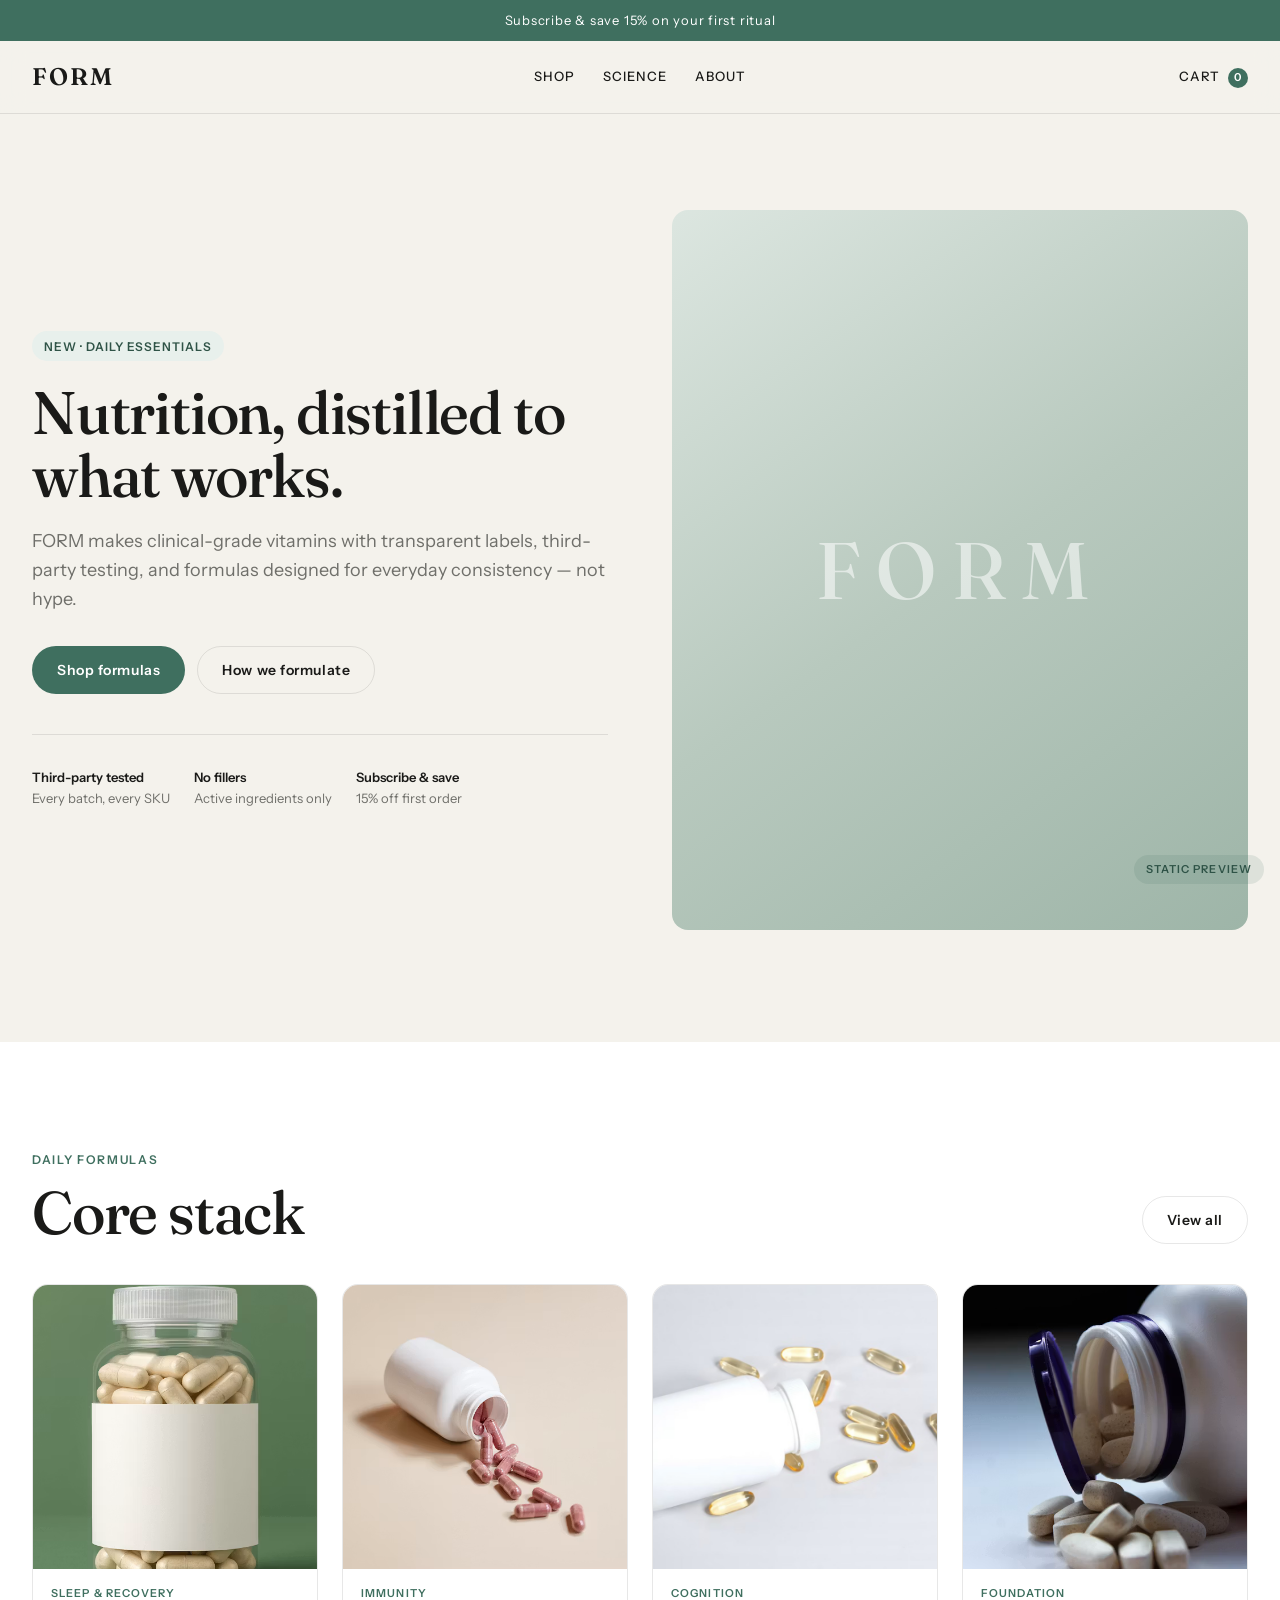
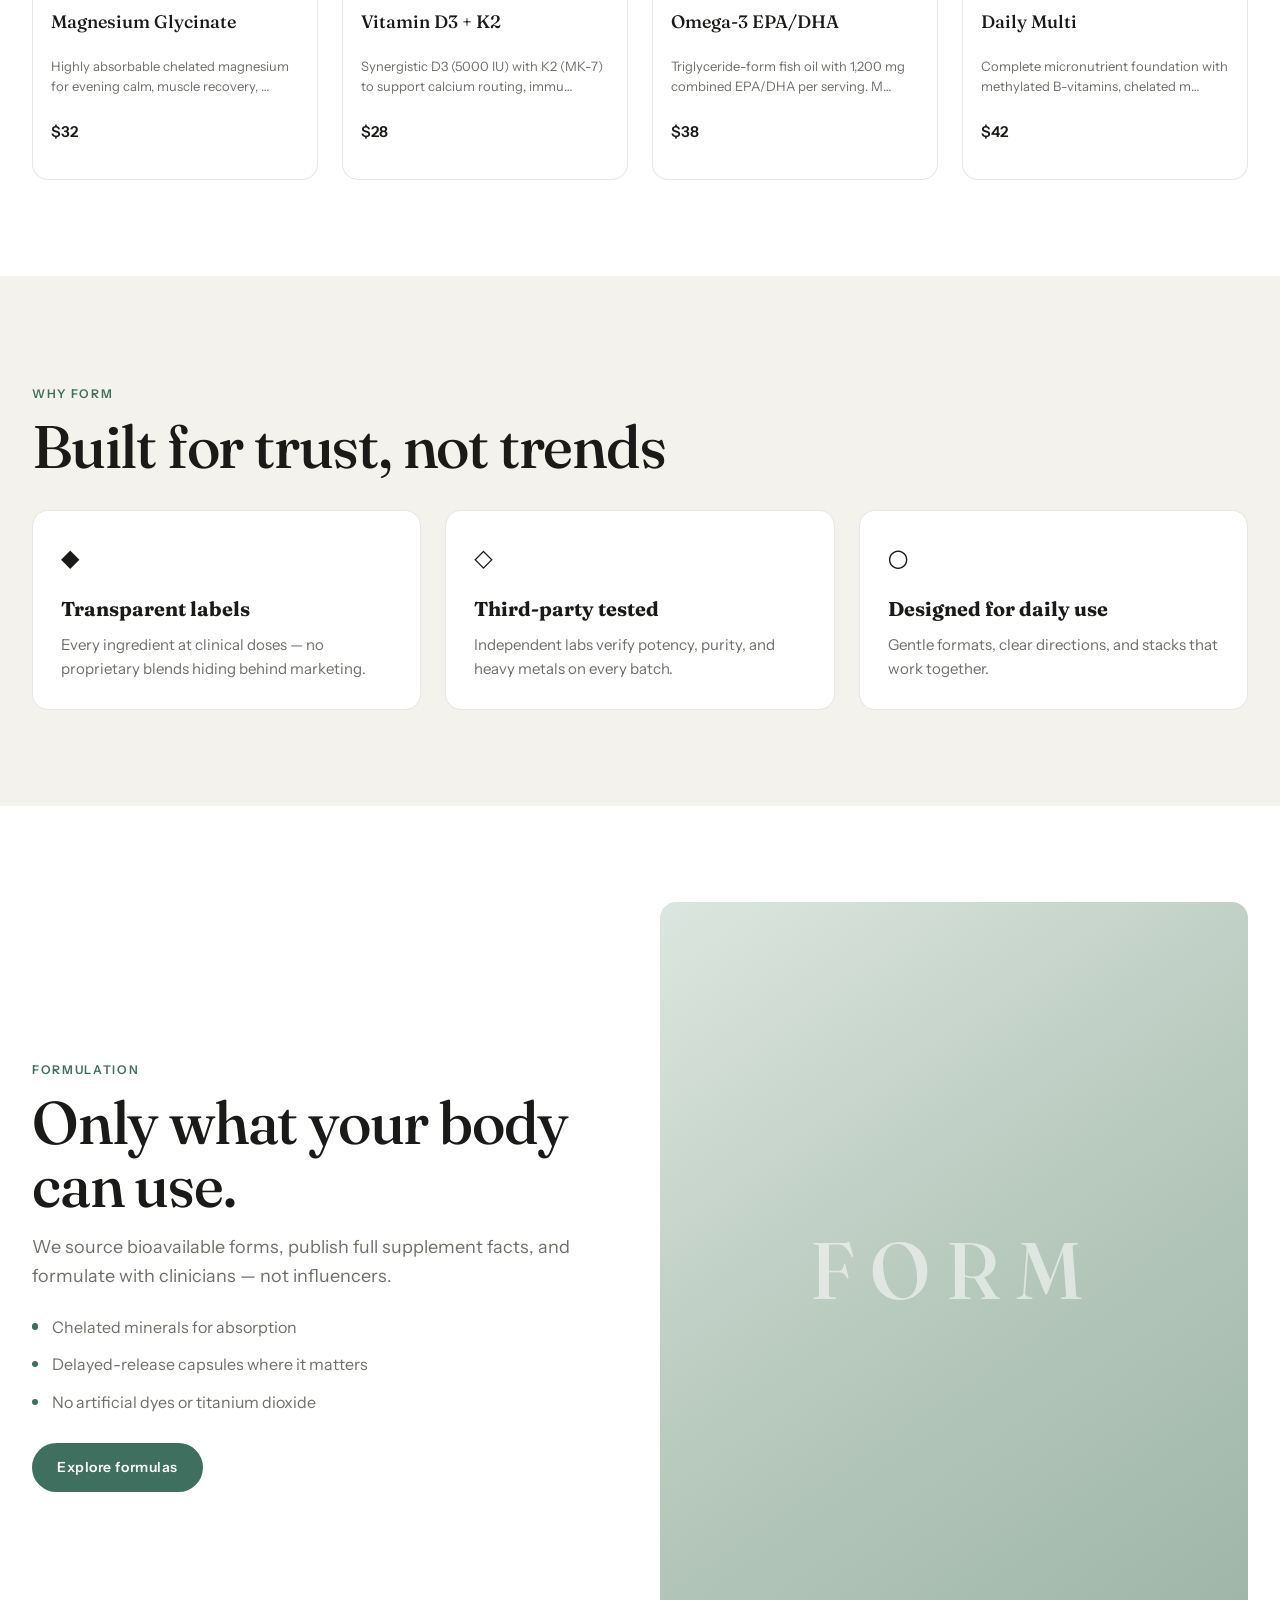
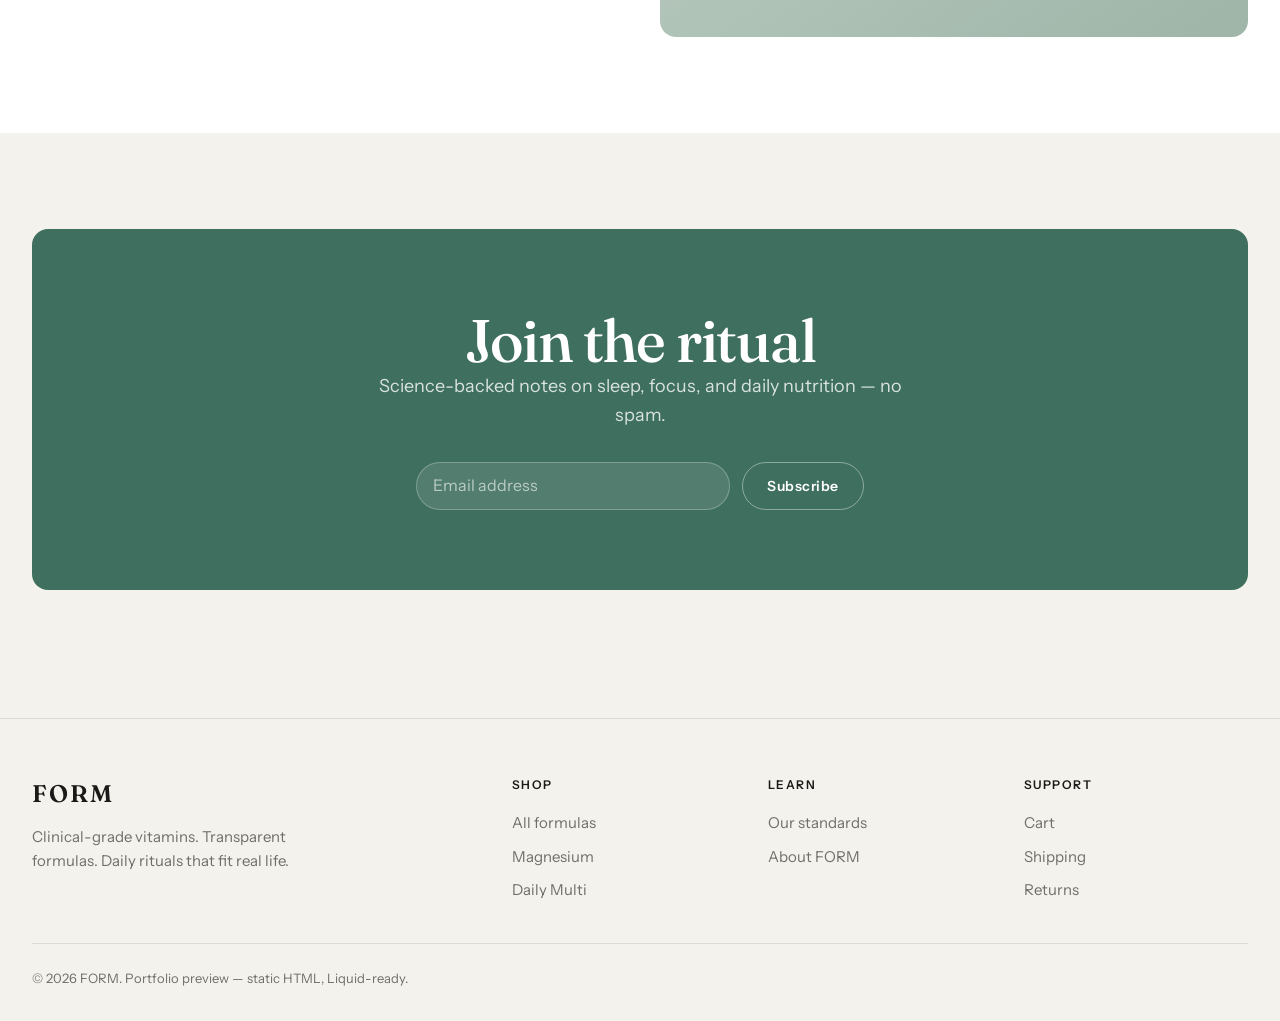
<file: preview/index.html>
<!doctype html>
<html lang="en">
  <head>
    <meta charset="utf-8">
    <meta name="viewport" content="width=device-width, initial-scale=1">
    <meta name="description" content="FORM — clinical-grade vitamins with transparent labels and third-party testing.">
    <title>FORM — Nutrition, distilled to what works.</title>
    <link rel="preconnect" href="https://fonts.googleapis.com">
    <link rel="preconnect" href="https://fonts.gstatic.com" crossorigin>
    <link href="https://fonts.googleapis.com/css2?family=Fraunces:opsz,wght@9..144,400;9..144,500;9..144,600&family=Instrument+Sans:wght@400;500;600&display=swap" rel="stylesheet">
    <link rel="stylesheet" href="form.css">
    <link rel="stylesheet" href="preview.css">
  </head>
  <body class="form-body">
    <a class="form-skip-link" href="#main">Skip to content</a>

    <main id="main">
      <section class="form-hero">
        <div class="form-container form-hero__grid">
          <div>
            <span class="form-hero__badge">New · Daily Essentials</span>
            <h1 class="form-heading form-hero__title">Nutrition, distilled to what works.</h1>
            <p class="form-lead">
              FORM makes clinical-grade vitamins with transparent labels, third-party testing, and formulas designed for everyday consistency — not hype.
            </p>
            <div class="form-hero__actions">
              <a href="shop.html" class="form-btn form-btn--primary">Shop formulas</a>
              <a href="#science" class="form-btn form-btn--secondary">How we formulate</a>
            </div>
            <div class="form-hero__trust">
              <div class="form-hero__trust-item"><strong>Third-party tested</strong>Every batch, every SKU</div>
              <div class="form-hero__trust-item"><strong>No fillers</strong>Active ingredients only</div>
              <div class="form-hero__trust-item"><strong>Subscribe & save</strong>15% off first order</div>
            </div>
          </div>
          <div class="form-hero__visual form-hero__visual--placeholder" aria-hidden="true">
            <span>FORM</span>
          </div>
        </div>
      </section>

      <section class="form-section form-section--surface">
        <div class="form-container">
          <div class="form-section__head">
            <div>
              <p class="form-eyebrow">Daily formulas</p>
              <h2 class="form-heading">Core stack</h2>
            </div>
            <a href="shop.html" class="form-btn form-btn--secondary">View all</a>
          </div>
          <div class="form-product-grid" data-form-products data-limit="4"></div>
        </div>
      </section>

      <section class="form-section" id="about">
        <div class="form-container">
          <p class="form-eyebrow">Why FORM</p>
          <h2 class="form-heading" style="margin-bottom: 2rem;">Built for trust, not trends</h2>
          <div class="form-benefits" id="benefits-grid"></div>
        </div>
      </section>

      <section class="form-section form-section--surface" id="science">
        <div class="form-container form-story">
          <div>
            <p class="form-eyebrow">Formulation</p>
            <h2 class="form-heading">Only what your body can use.</h2>
            <p class="form-lead" style="margin-top: 1rem;">
              We source bioavailable forms, publish full supplement facts, and formulate with clinicians — not influencers.
            </p>
            <ul class="form-story__list" id="story-points"></ul>
            <a href="shop.html" class="form-btn form-btn--primary" style="margin-top: 1.75rem;">Explore formulas</a>
          </div>
          <div class="form-hero__visual form-hero__visual--placeholder">
            <span>FORM</span>
          </div>
        </div>
      </section>

      <section class="form-section">
        <div class="form-container">
          <div class="form-newsletter">
            <h2 class="form-heading">Join the ritual</h2>
            <p class="form-lead">Science-backed notes on sleep, focus, and daily nutrition — no spam.</p>
            <form class="form-newsletter__form" onsubmit="event.preventDefault(); alert('Preview only — newsletter not connected.');">
              <label class="visually-hidden" for="email">Email</label>
              <input id="email" class="form-newsletter__input" type="email" placeholder="Email address" required>
              <button type="submit" class="form-btn form-btn--secondary">Subscribe</button>
            </form>
          </div>
        </div>
      </section>
    </main>

    <span class="form-preview-badge" style="position:fixed;bottom:1rem;right:1rem;z-index:50;margin:0;">Static preview</span>

    <script src="data.js"></script>
    <script src="shell.js"></script>
    <script>FORM_renderShell();</script>
    <script>
      document.getElementById('benefits-grid').innerHTML = FORM.benefits.map(b => `
        <article class="form-benefit">
          <div class="form-benefit__icon" aria-hidden="true">${b.icon}</div>
          <h3 class="form-benefit__title">${b.title}</h3>
          <p class="form-benefit__text">${b.text}</p>
        </article>`).join('');
      document.getElementById('story-points').innerHTML = FORM.story.points.map(p => `<li>${p}</li>`).join('');
    </script>
    <script src="app.js"></script>
  </body>
</html>
</file>
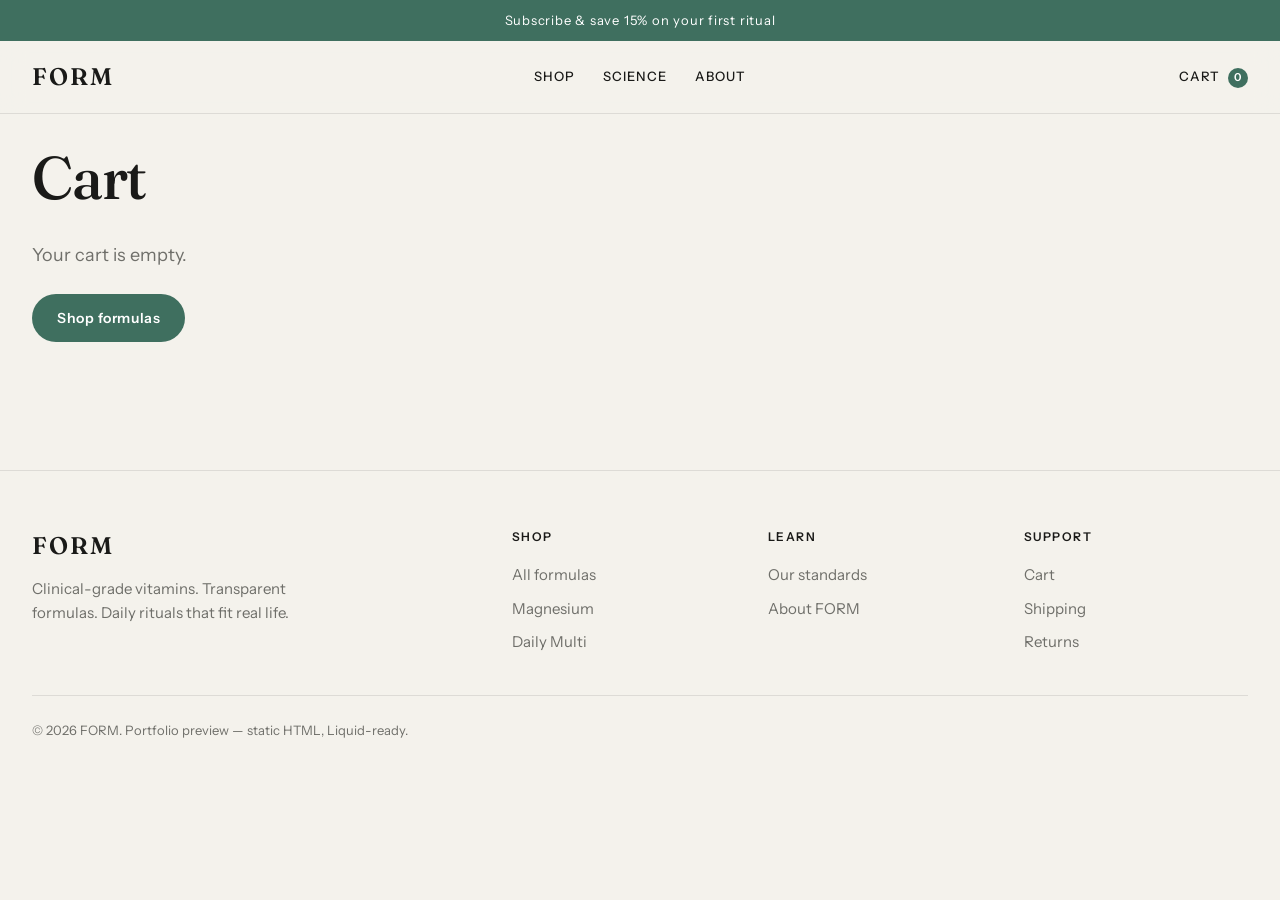
<file: preview/cart.html>
<!doctype html>
<html lang="en">
  <head>
    <meta charset="utf-8">
    <meta name="viewport" content="width=device-width, initial-scale=1">
    <title>Cart — FORM</title>
    <link rel="preconnect" href="https://fonts.googleapis.com">
    <link rel="preconnect" href="https://fonts.gstatic.com" crossorigin>
    <link href="https://fonts.googleapis.com/css2?family=Fraunces:opsz,wght@9..144,400;9..144,500;9..144,600&family=Instrument+Sans:wght@400;500;600&display=swap" rel="stylesheet">
    <link rel="stylesheet" href="form.css">
    <link rel="stylesheet" href="preview.css">
  </head>
  <body class="form-body">
    <main class="form-section" style="padding-top: 2rem;">
      <div class="form-container">
        <h1 class="form-heading" style="margin-bottom: 2rem;">Cart</h1>
        <div data-form-cart-page></div>
      </div>
    </main>

    <script src="data.js"></script>
    <script src="shell.js"></script>
    <script>FORM_renderShell();</script>
    <script src="app.js"></script>
  </body>
</html>
</file>
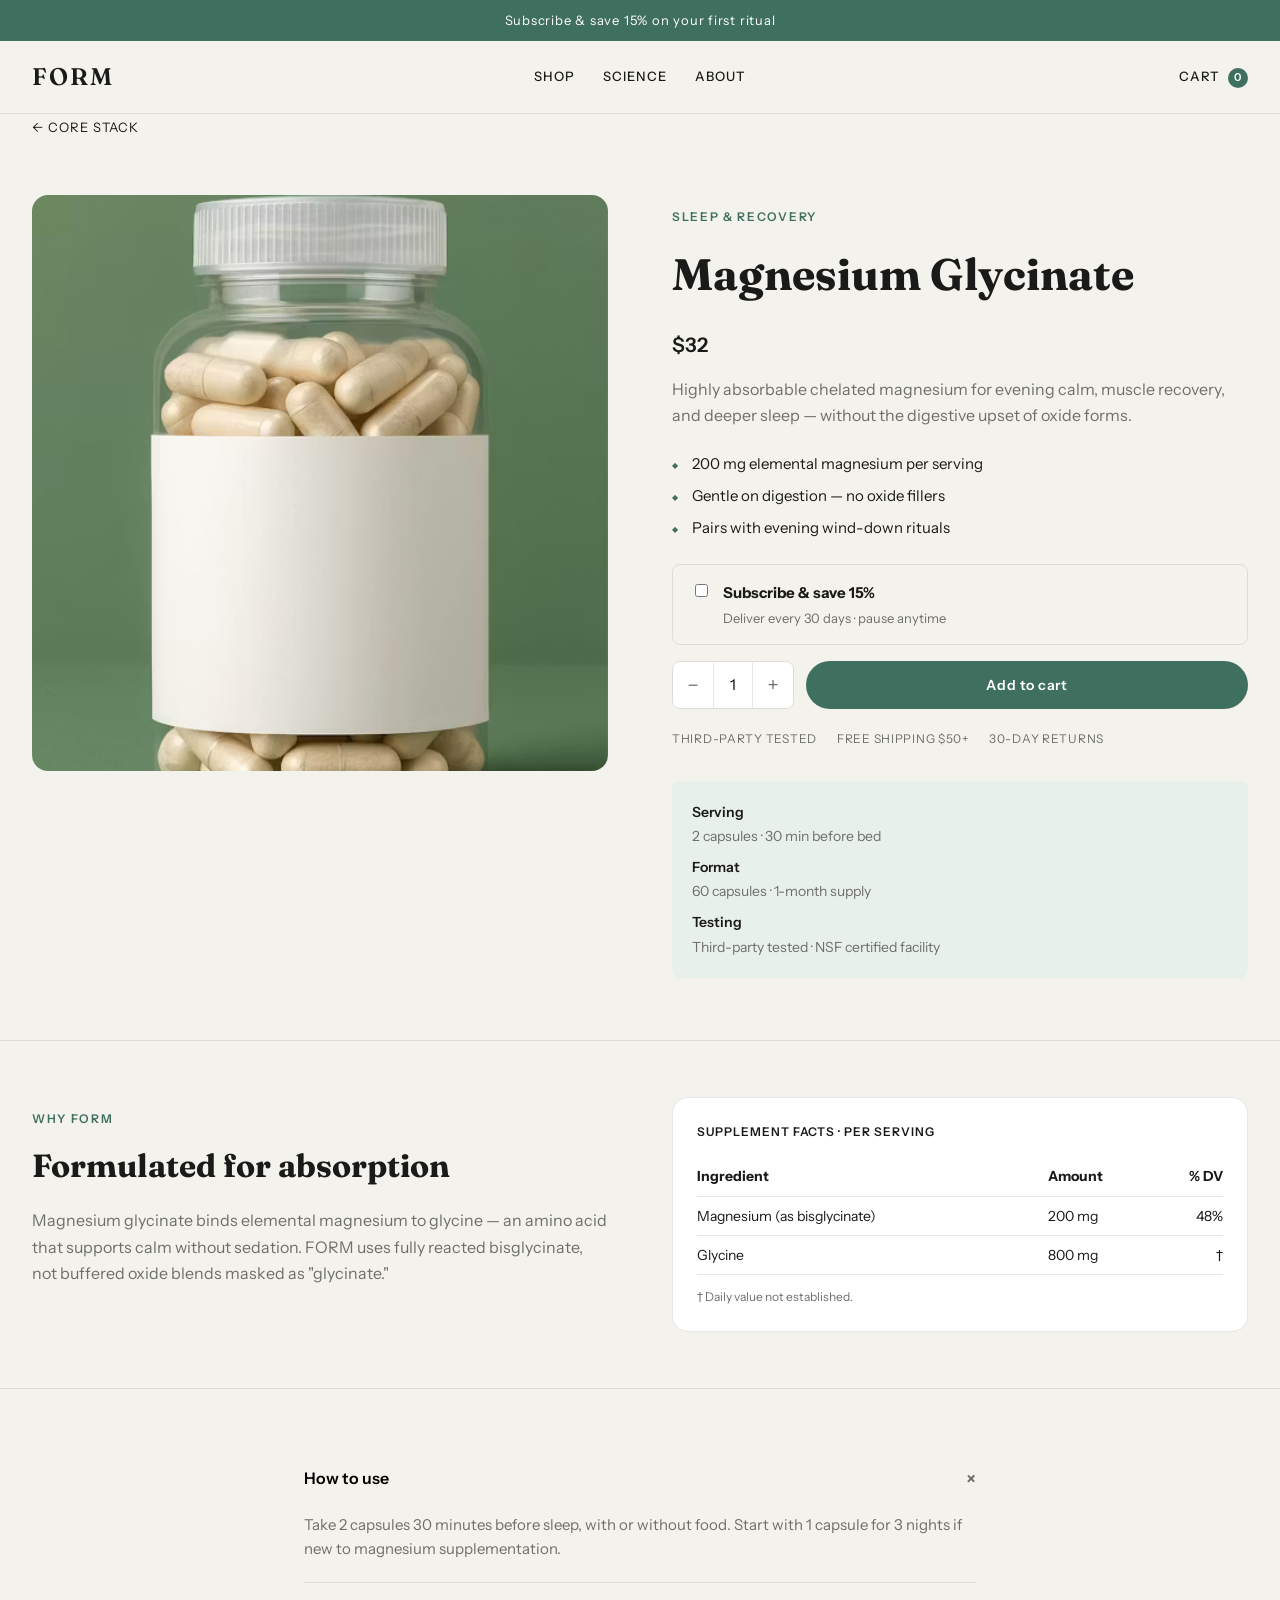
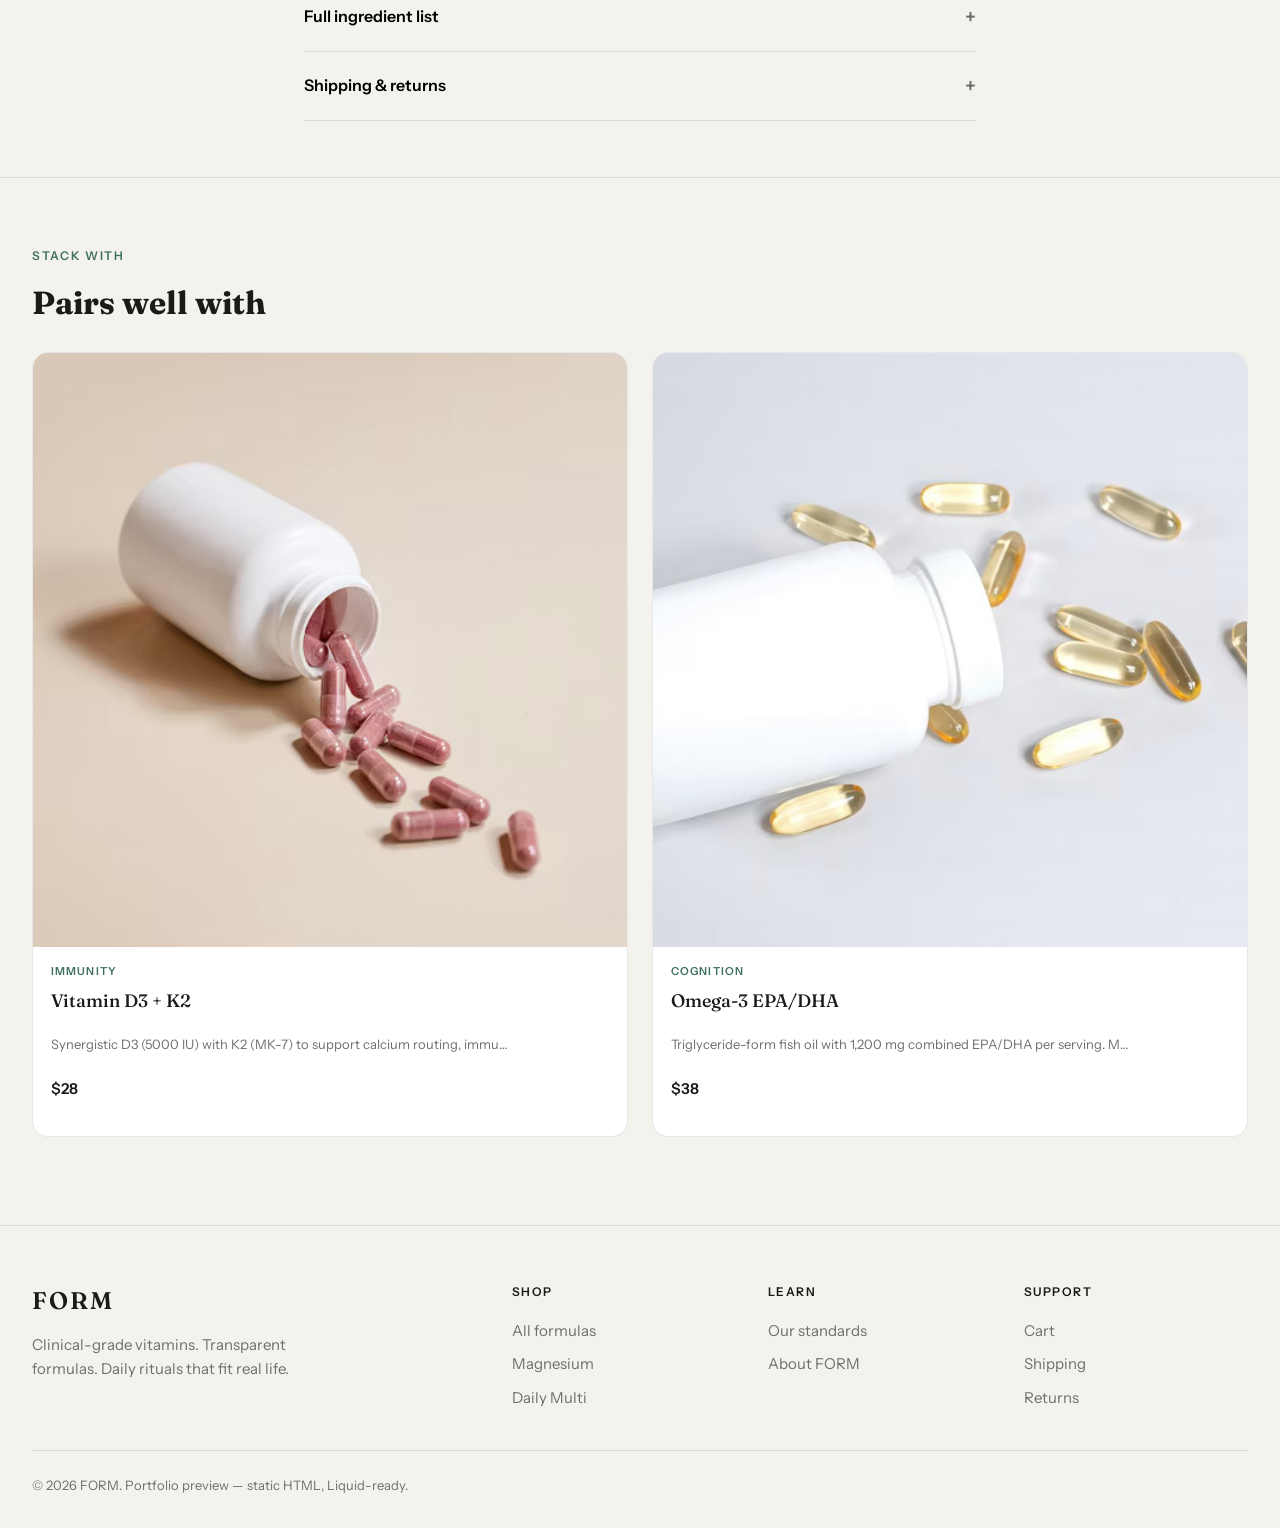
<file: preview/product.html>
<!doctype html>
<html lang="en">
  <head>
    <meta charset="utf-8">
    <meta name="viewport" content="width=device-width, initial-scale=1">
    <meta name="description" content="FORM — clinical-grade supplements with transparent labels.">
    <title>Product — FORM</title>
    <link rel="preconnect" href="https://fonts.googleapis.com">
    <link rel="preconnect" href="https://fonts.gstatic.com" crossorigin>
    <link href="https://fonts.googleapis.com/css2?family=Fraunces:opsz,wght@9..144,400;9..144,500;9..144,600&family=Instrument+Sans:wght@400;500;600&display=swap" rel="stylesheet">
    <link rel="stylesheet" href="form.css">
    <link rel="stylesheet" href="preview.css">
    <script>
      (function () {
        var q = new URLSearchParams(location.search).get('id');
        if (q && !location.hash) {
          location.replace('product.html#' + encodeURIComponent(q));
        }
      })();
    </script>
  </head>
  <body class="form-body">
    <main class="form-pdp-page">
      <div class="form-container">
        <nav class="form-pdp-breadcrumb" aria-label="Breadcrumb">
          <a href="shop.html">← Core stack</a>
        </nav>
        <div class="form-pdp__grid form-pdp__grid--top" data-form-pdp></div>
      </div>

      <div data-form-pdp-extra></div>
    </main>

    <script src="data.js"></script>
    <script src="shell.js"></script>
    <script>FORM_renderShell();</script>
    <script src="app.js"></script>
  </body>
</html>
</file>
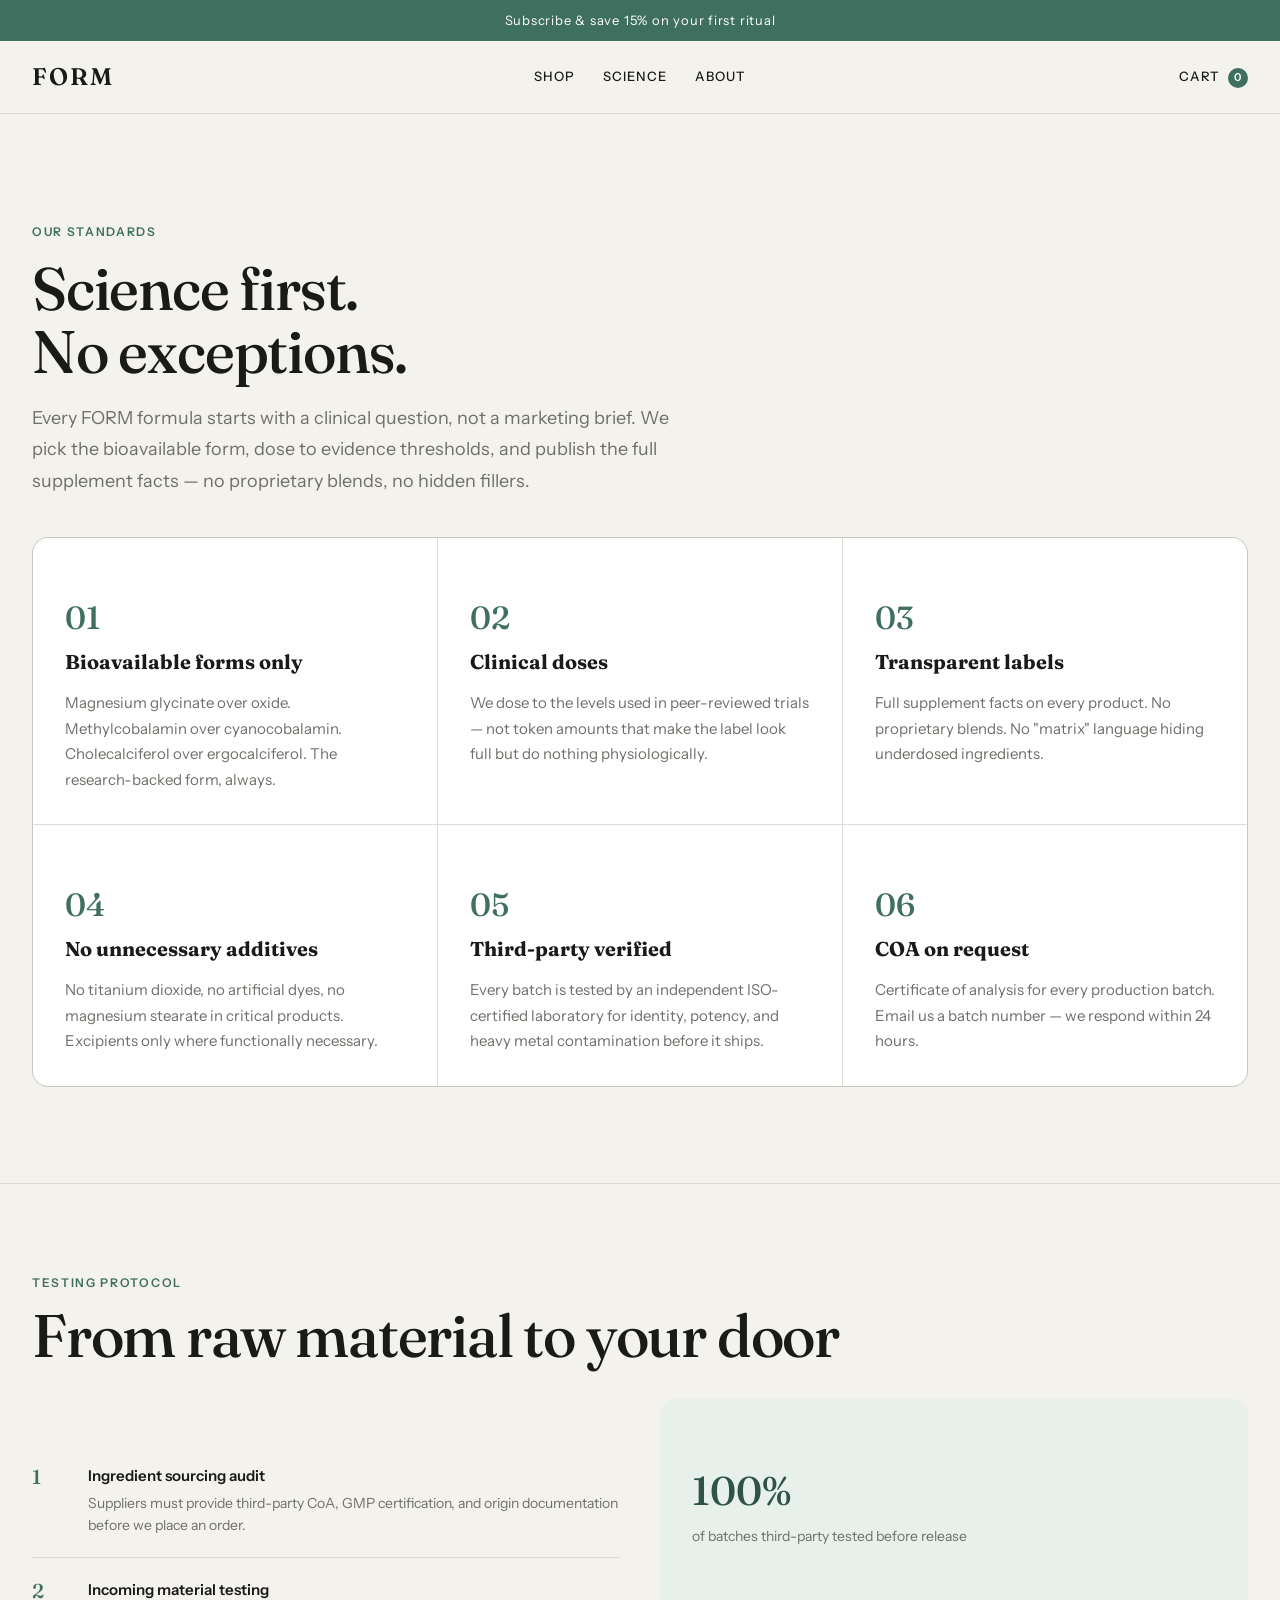
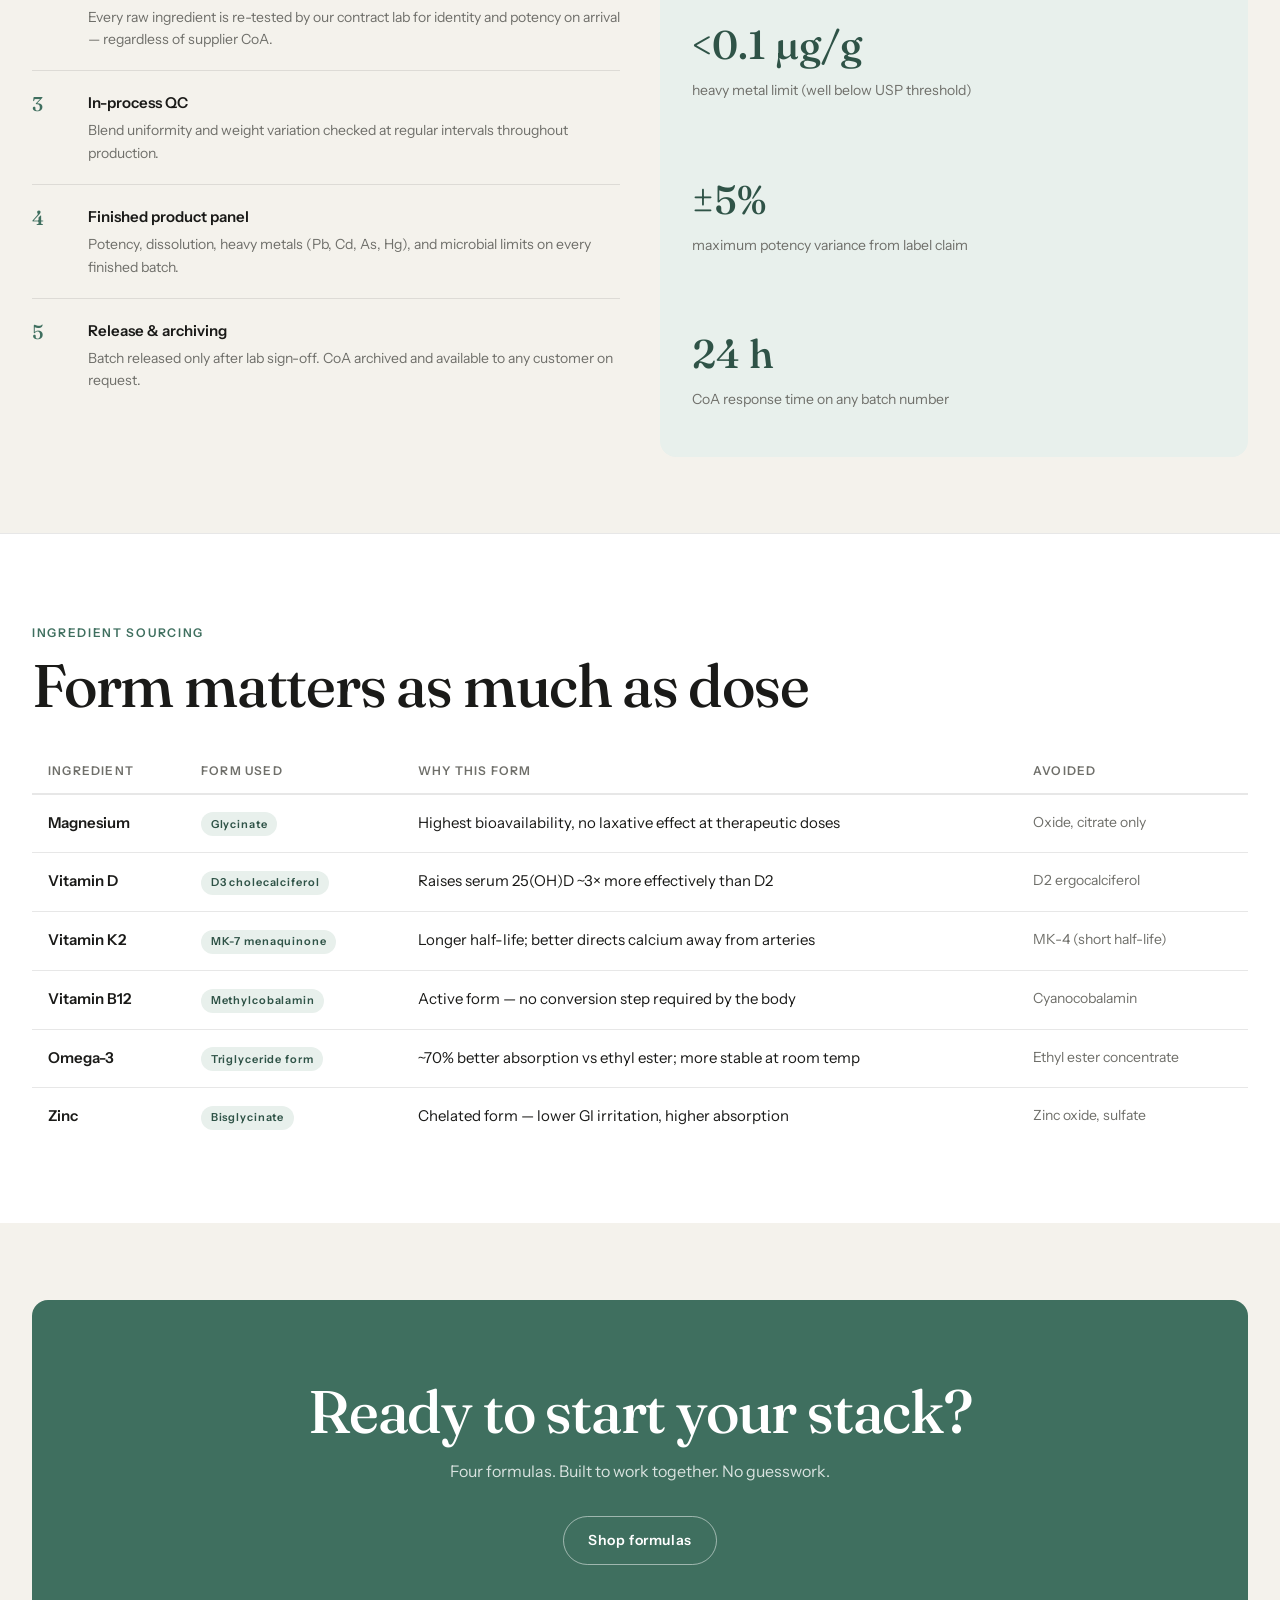
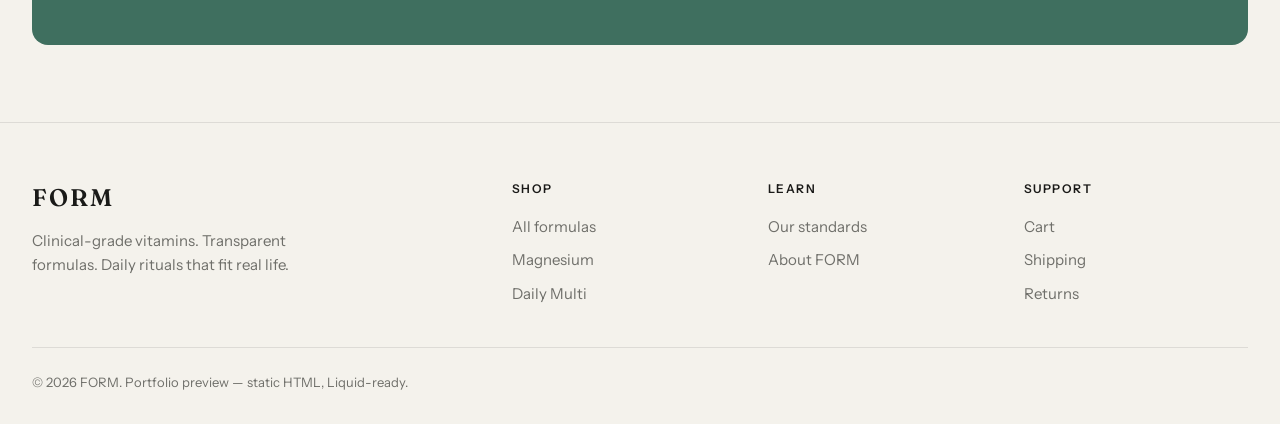
<file: preview/science.html>
<!doctype html>
<html lang="en">
  <head>
    <meta charset="utf-8">
    <meta name="viewport" content="width=device-width, initial-scale=1">
    <meta name="description" content="FORM — our formulation standards, testing protocols, and sourcing principles.">
    <title>Our Standards — FORM</title>
    <link rel="preconnect" href="https://fonts.googleapis.com">
    <link rel="preconnect" href="https://fonts.gstatic.com" crossorigin>
    <link href="https://fonts.googleapis.com/css2?family=Fraunces:opsz,wght@9..144,400;9..144,500;9..144,600&family=Instrument+Sans:wght@400;500;600&display=swap" rel="stylesheet">
    <link rel="stylesheet" href="form.css">
    <link rel="stylesheet" href="preview.css">
    <style>
      .sci-hero {
        padding: clamp(3rem, 8vw, 6rem) 0;
        border-bottom: 1px solid var(--form-border);
      }
      .sci-hero__label {
        font-size: 0.75rem;
        font-weight: 600;
        letter-spacing: 0.14em;
        text-transform: uppercase;
        color: var(--form-accent);
        margin-bottom: 1rem;
      }
      .sci-hero__lead {
        font-size: clamp(1rem, 2vw, 1.125rem);
        color: var(--form-muted);
        max-width: 42rem;
        margin-top: 1.25rem;
        line-height: 1.75;
      }

      /* Principles grid */
      .sci-principles {
        display: grid;
        gap: 1px;
        background: var(--form-border);
        border: 1px solid var(--form-border);
        border-radius: var(--form-radius-lg);
        overflow: hidden;
        margin-top: 2.5rem;
      }
      @media (min-width: 768px) {
        .sci-principles { grid-template-columns: repeat(2, 1fr); }
      }
      @media (min-width: 1100px) {
        .sci-principles { grid-template-columns: repeat(3, 1fr); }
      }
      .sci-principle {
        background: var(--form-surface);
        padding: 2rem;
      }
      .sci-principle__num {
        font-family: var(--form-font-serif);
        font-size: 2rem;
        font-weight: 500;
        color: var(--form-accent);
        margin-bottom: 0.75rem;
        line-height: 1;
      }
      .sci-principle__title {
        font-family: var(--form-font-serif);
        font-size: 1.25rem;
        margin: 0 0 0.75rem;
      }
      .sci-principle__text {
        font-size: 0.9375rem;
        color: var(--form-muted);
        margin: 0;
        line-height: 1.7;
      }

      /* Testing section */
      .sci-testing {
        padding: clamp(3rem, 6vw, 5rem) 0;
      }
      .sci-testing__grid {
        display: grid;
        gap: 2.5rem;
        align-items: center;
        margin-top: 2rem;
      }
      @media (min-width: 900px) {
        .sci-testing__grid { grid-template-columns: 1fr 1fr; }
      }
      .sci-testing__steps {
        list-style: none;
        margin: 0;
        padding: 0;
        display: grid;
        gap: 0;
      }
      .sci-testing__step {
        display: grid;
        grid-template-columns: 2.5rem 1fr;
        gap: 1rem;
        padding: 1.25rem 0;
        border-bottom: 1px solid var(--form-border);
        align-items: start;
      }
      .sci-testing__step:last-child { border-bottom: none; }
      .sci-testing__step-num {
        font-family: var(--form-font-serif);
        font-size: 1.25rem;
        color: var(--form-accent);
        font-weight: 500;
        line-height: 1.3;
      }
      .sci-testing__step-title {
        font-weight: 600;
        font-size: 0.9375rem;
        margin: 0 0 0.25rem;
      }
      .sci-testing__step-text {
        font-size: 0.875rem;
        color: var(--form-muted);
        margin: 0;
        line-height: 1.6;
      }
      .sci-testing__panel {
        background: var(--form-accent-soft);
        border-radius: var(--form-radius-lg);
        padding: 2rem;
        display: grid;
        gap: 1.5rem;
      }
      .sci-testing__stat { }
      .sci-testing__stat-num {
        font-family: var(--form-font-serif);
        font-size: 2.5rem;
        font-weight: 500;
        color: var(--form-accent-dark);
        line-height: 1;
        margin-bottom: 0.25rem;
      }
      .sci-testing__stat-label {
        font-size: 0.875rem;
        color: var(--form-muted);
      }

      /* Sourcing table */
      .sci-sourcing {
        padding: clamp(3rem, 6vw, 5rem) 0;
        background: var(--form-surface);
        border-top: 1px solid var(--form-border);
      }
      .sci-table {
        width: 100%;
        border-collapse: collapse;
        margin-top: 2rem;
        font-size: 0.9375rem;
      }
      .sci-table th {
        text-align: left;
        font-size: 0.75rem;
        font-weight: 600;
        letter-spacing: 0.1em;
        text-transform: uppercase;
        color: var(--form-muted);
        padding: 0.75rem 1rem;
        border-bottom: 2px solid var(--form-border);
      }
      .sci-table td {
        padding: 1rem;
        border-bottom: 1px solid var(--form-border);
        vertical-align: top;
      }
      .sci-table tr:last-child td { border-bottom: none; }
      .sci-table td:first-child { font-weight: 600; }
      .sci-table td:last-child { color: var(--form-muted); font-size: 0.875rem; }
      .sci-badge {
        display: inline-block;
        font-size: 0.6875rem;
        font-weight: 600;
        letter-spacing: 0.08em;
        padding: 0.2rem 0.6rem;
        border-radius: 999px;
        background: var(--form-accent-soft);
        color: var(--form-accent-dark);
        white-space: nowrap;
      }

      /* CTA */
      .sci-cta {
        padding: clamp(3rem, 8vw, 5rem);
        background: var(--form-accent);
        color: #fff;
        border-radius: var(--form-radius-lg);
        text-align: center;
        margin: clamp(3rem, 6vw, 5rem) 0;
      }
      .sci-cta .form-heading { color: #fff; }
      .sci-cta p { color: rgba(255,255,255,0.8); margin: 1rem auto 0; max-width: 36rem; }
      .sci-cta .form-btn--secondary { border-color: rgba(255,255,255,0.5); color: #fff; margin-top: 2rem; }
      .sci-cta .form-btn--secondary:hover { background: #fff; color: var(--form-accent-dark); }
    </style>
  </head>
  <body class="form-body">

    <main>
      <!-- Hero -->
      <section class="sci-hero">
        <div class="form-container">
          <p class="sci-hero__label">Our standards</p>
          <h1 class="form-heading">Science first.<br>No exceptions.</h1>
          <p class="sci-hero__lead">
            Every FORM formula starts with a clinical question, not a marketing brief.
            We pick the bioavailable form, dose to evidence thresholds, and publish
            the full supplement facts — no proprietary blends, no hidden fillers.
          </p>

          <div class="sci-principles">
            <div class="sci-principle">
              <p class="sci-principle__num">01</p>
              <h2 class="sci-principle__title">Bioavailable forms only</h2>
              <p class="sci-principle__text">Magnesium glycinate over oxide. Methylcobalamin over cyanocobalamin. Cholecalciferol over ergocalciferol. The research-backed form, always.</p>
            </div>
            <div class="sci-principle">
              <p class="sci-principle__num">02</p>
              <h2 class="sci-principle__title">Clinical doses</h2>
              <p class="sci-principle__text">We dose to the levels used in peer-reviewed trials — not token amounts that make the label look full but do nothing physiologically.</p>
            </div>
            <div class="sci-principle">
              <p class="sci-principle__num">03</p>
              <h2 class="sci-principle__title">Transparent labels</h2>
              <p class="sci-principle__text">Full supplement facts on every product. No proprietary blends. No "matrix" language hiding underdosed ingredients.</p>
            </div>
            <div class="sci-principle">
              <p class="sci-principle__num">04</p>
              <h2 class="sci-principle__title">No unnecessary additives</h2>
              <p class="sci-principle__text">No titanium dioxide, no artificial dyes, no magnesium stearate in critical products. Excipients only where functionally necessary.</p>
            </div>
            <div class="sci-principle">
              <p class="sci-principle__num">05</p>
              <h2 class="sci-principle__title">Third-party verified</h2>
              <p class="sci-principle__text">Every batch is tested by an independent ISO-certified laboratory for identity, potency, and heavy metal contamination before it ships.</p>
            </div>
            <div class="sci-principle">
              <p class="sci-principle__num">06</p>
              <h2 class="sci-principle__title">COA on request</h2>
              <p class="sci-principle__text">Certificate of analysis for every production batch. Email us a batch number — we respond within 24 hours.</p>
            </div>
          </div>
        </div>
      </section>

      <!-- Testing -->
      <section class="sci-testing">
        <div class="form-container">
          <p class="form-eyebrow">Testing protocol</p>
          <h2 class="form-heading" style="margin-top:0.25rem">From raw material to your door</h2>

          <div class="sci-testing__grid">
            <ol class="sci-testing__steps">
              <li class="sci-testing__step">
                <span class="sci-testing__step-num">1</span>
                <div>
                  <p class="sci-testing__step-title">Ingredient sourcing audit</p>
                  <p class="sci-testing__step-text">Suppliers must provide third-party CoA, GMP certification, and origin documentation before we place an order.</p>
                </div>
              </li>
              <li class="sci-testing__step">
                <span class="sci-testing__step-num">2</span>
                <div>
                  <p class="sci-testing__step-title">Incoming material testing</p>
                  <p class="sci-testing__step-text">Every raw ingredient is re-tested by our contract lab for identity and potency on arrival — regardless of supplier CoA.</p>
                </div>
              </li>
              <li class="sci-testing__step">
                <span class="sci-testing__step-num">3</span>
                <div>
                  <p class="sci-testing__step-title">In-process QC</p>
                  <p class="sci-testing__step-text">Blend uniformity and weight variation checked at regular intervals throughout production.</p>
                </div>
              </li>
              <li class="sci-testing__step">
                <span class="sci-testing__step-num">4</span>
                <div>
                  <p class="sci-testing__step-title">Finished product panel</p>
                  <p class="sci-testing__step-text">Potency, dissolution, heavy metals (Pb, Cd, As, Hg), and microbial limits on every finished batch.</p>
                </div>
              </li>
              <li class="sci-testing__step">
                <span class="sci-testing__step-num">5</span>
                <div>
                  <p class="sci-testing__step-title">Release &amp; archiving</p>
                  <p class="sci-testing__step-text">Batch released only after lab sign-off. CoA archived and available to any customer on request.</p>
                </div>
              </li>
            </ol>

            <div class="sci-testing__panel">
              <div class="sci-testing__stat">
                <p class="sci-testing__stat-num">100%</p>
                <p class="sci-testing__stat-label">of batches third-party tested before release</p>
              </div>
              <div class="sci-testing__stat">
                <p class="sci-testing__stat-num">&lt;0.1 µg/g</p>
                <p class="sci-testing__stat-label">heavy metal limit (well below USP threshold)</p>
              </div>
              <div class="sci-testing__stat">
                <p class="sci-testing__stat-num">±5%</p>
                <p class="sci-testing__stat-label">maximum potency variance from label claim</p>
              </div>
              <div class="sci-testing__stat">
                <p class="sci-testing__stat-num">24 h</p>
                <p class="sci-testing__stat-label">CoA response time on any batch number</p>
              </div>
            </div>
          </div>
        </div>
      </section>

      <!-- Sourcing table -->
      <section class="sci-sourcing">
        <div class="form-container">
          <p class="form-eyebrow">Ingredient sourcing</p>
          <h2 class="form-heading" style="margin-top:0.25rem">Form matters as much as dose</h2>

          <div style="overflow-x:auto">
            <table class="sci-table">
              <thead>
                <tr>
                  <th>Ingredient</th>
                  <th>Form used</th>
                  <th>Why this form</th>
                  <th>Avoided</th>
                </tr>
              </thead>
              <tbody>
                <tr>
                  <td>Magnesium</td>
                  <td><span class="sci-badge">Glycinate</span></td>
                  <td>Highest bioavailability, no laxative effect at therapeutic doses</td>
                  <td>Oxide, citrate only</td>
                </tr>
                <tr>
                  <td>Vitamin D</td>
                  <td><span class="sci-badge">D3 cholecalciferol</span></td>
                  <td>Raises serum 25(OH)D ~3× more effectively than D2</td>
                  <td>D2 ergocalciferol</td>
                </tr>
                <tr>
                  <td>Vitamin K2</td>
                  <td><span class="sci-badge">MK-7 menaquinone</span></td>
                  <td>Longer half-life; better directs calcium away from arteries</td>
                  <td>MK-4 (short half-life)</td>
                </tr>
                <tr>
                  <td>Vitamin B12</td>
                  <td><span class="sci-badge">Methylcobalamin</span></td>
                  <td>Active form — no conversion step required by the body</td>
                  <td>Cyanocobalamin</td>
                </tr>
                <tr>
                  <td>Omega-3</td>
                  <td><span class="sci-badge">Triglyceride form</span></td>
                  <td>~70% better absorption vs ethyl ester; more stable at room temp</td>
                  <td>Ethyl ester concentrate</td>
                </tr>
                <tr>
                  <td>Zinc</td>
                  <td><span class="sci-badge">Bisglycinate</span></td>
                  <td>Chelated form — lower GI irritation, higher absorption</td>
                  <td>Zinc oxide, sulfate</td>
                </tr>
              </tbody>
            </table>
          </div>
        </div>
      </section>

      <!-- CTA -->
      <div class="form-container">
        <div class="sci-cta">
          <h2 class="form-heading">Ready to start your stack?</h2>
          <p>Four formulas. Built to work together. No guesswork.</p>
          <a href="shop.html" class="form-btn form-btn--secondary">Shop formulas</a>
        </div>
      </div>
    </main>

    <script src="data.js"></script>
    <script src="shell.js"></script>
    <script>FORM_renderShell({ active: 'science' });</script>
    <script src="app.js"></script>
  </body>
</html>
</file>
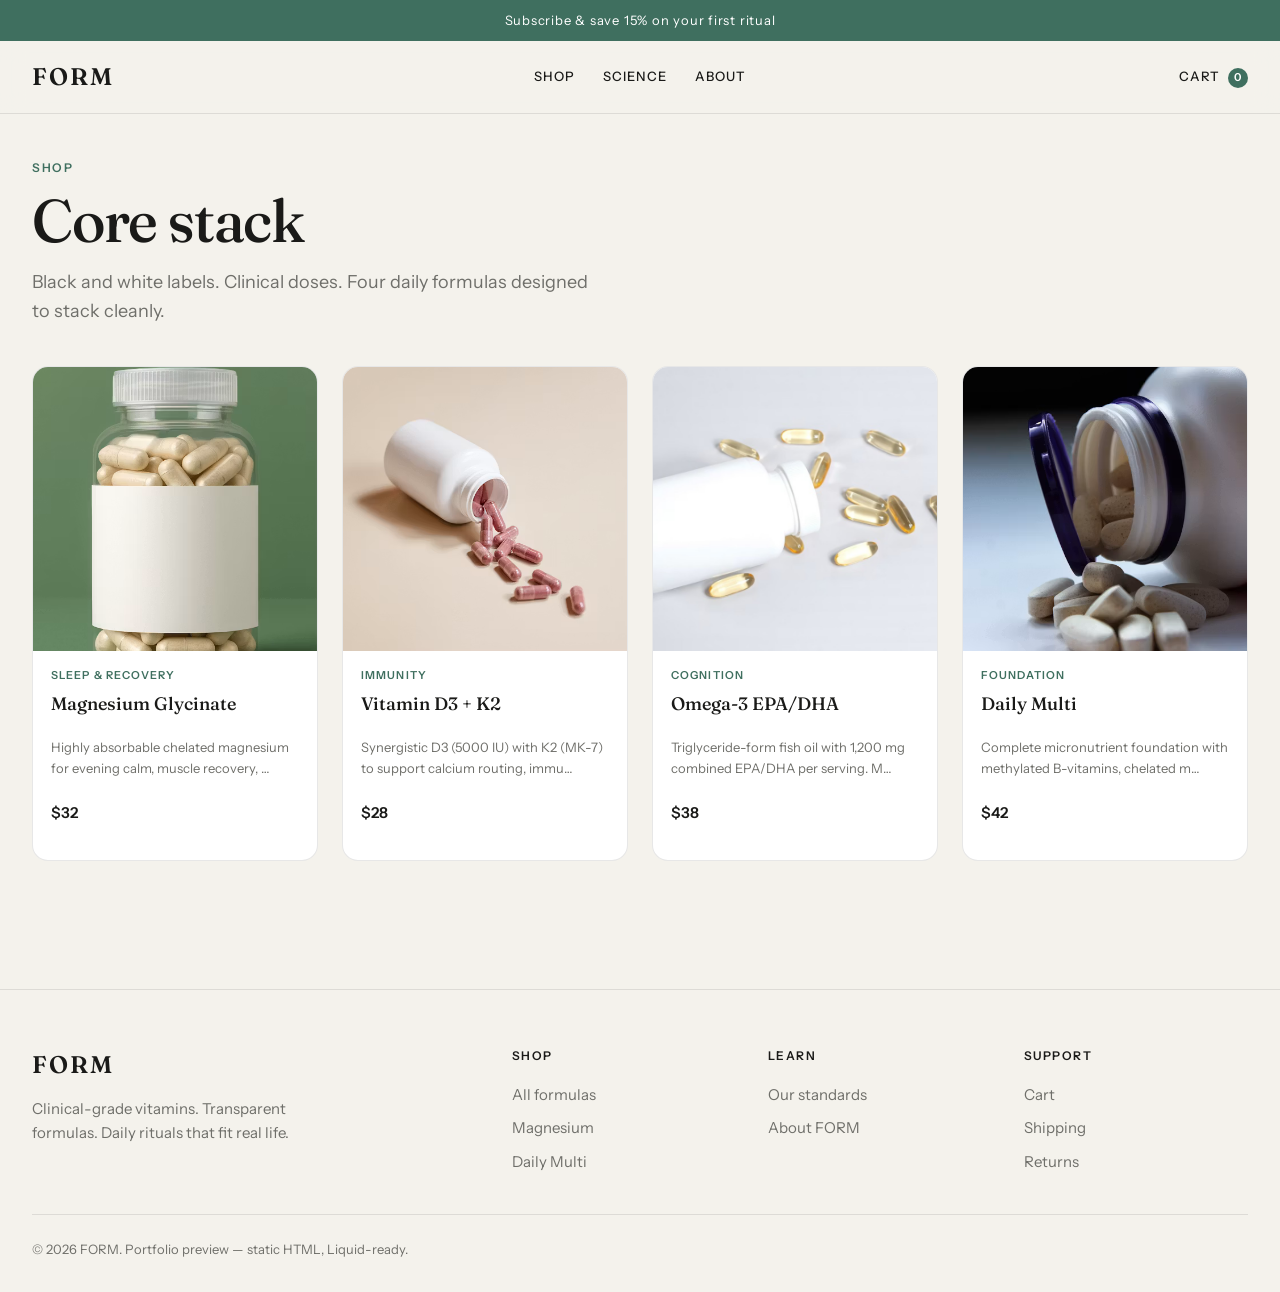
<file: preview/shop.html>
<!doctype html>
<html lang="en">
  <head>
    <meta charset="utf-8">
    <meta name="viewport" content="width=device-width, initial-scale=1">
    <title>Shop — FORM</title>
    <link rel="preconnect" href="https://fonts.googleapis.com">
    <link rel="preconnect" href="https://fonts.gstatic.com" crossorigin>
    <link href="https://fonts.googleapis.com/css2?family=Fraunces:opsz,wght@9..144,400;9..144,500;9..144,600&family=Instrument+Sans:wght@400;500;600&display=swap" rel="stylesheet">
    <link rel="stylesheet" href="form.css">
    <link rel="stylesheet" href="preview.css">
  </head>
  <body class="form-body">
    <main class="form-section form-collection-intro">
      <div class="form-container">
        <header class="form-section__head">
          <div>
            <p class="form-eyebrow">Shop</p>
            <h1 class="form-heading">Core stack</h1>
            <p class="form-lead" style="margin-top: 1rem;">
              Black and white labels. Clinical doses. Four daily formulas designed to stack cleanly.
            </p>
          </div>
        </header>
        <div class="form-product-grid" data-form-products></div>
      </div>
    </main>

    <script src="data.js"></script>
    <script src="shell.js"></script>
    <script>FORM_renderShell({ active: 'shop' });</script>
    <script src="app.js"></script>
  </body>
</html>
</file>
<file: preview/form.css>
/* Form — supplement brand theme */

:root {
  --form-bg: #f4f2ec;
  --form-surface: #ffffff;
  --form-text: #1a1a18;
  --form-muted: #6f6f6a;
  --form-border: rgba(26, 26, 24, 0.1);
  --form-accent: #3f6f5f;
  --form-accent-dark: #2f5347;
  --form-accent-soft: #e8f0ec;
  --form-radius: 0.5rem;
  --form-radius-lg: 1rem;
  --form-max: 76rem;
  --form-font-sans: 'Instrument Sans', system-ui, sans-serif;
  --form-font-serif: 'Fraunces', Georgia, serif;
  --form-nav-h: 4.5rem;
}

*,
*::before,
*::after {
  box-sizing: border-box;
}

html {
  scroll-behavior: smooth;
}

body.form-body {
  margin: 0;
  font-family: var(--form-font-sans);
  font-size: 1rem;
  line-height: 1.6;
  color: var(--form-text);
  background: var(--form-bg);
  -webkit-font-smoothing: antialiased;
}

img {
  max-width: 100%;
  height: auto;
  display: block;
}

a {
  color: inherit;
  text-decoration-thickness: 1px;
  text-underline-offset: 0.15em;
}

a:hover {
  color: var(--form-accent);
}

.form-skip-link {
  position: absolute;
  left: -9999px;
  z-index: 9999;
  padding: 0.75rem 1rem;
  background: var(--form-text);
  color: var(--form-surface);
}

.form-skip-link:focus {
  left: 1rem;
  top: 1rem;
}

.visually-hidden {
  position: absolute;
  width: 1px;
  height: 1px;
  padding: 0;
  margin: -1px;
  overflow: hidden;
  clip: rect(0, 0, 0, 0);
  white-space: nowrap;
  border: 0;
}

.form-container {
  width: min(100% - 2.5rem, var(--form-max));
  margin-inline: auto;
}

.form-eyebrow {
  font-size: 0.75rem;
  font-weight: 600;
  letter-spacing: 0.14em;
  text-transform: uppercase;
  color: var(--form-accent);
}

.form-heading {
  font-family: var(--form-font-serif);
  font-size: clamp(2.25rem, 5vw, 3.75rem);
  font-weight: 500;
  line-height: 1.05;
  letter-spacing: -0.02em;
  margin: 0;
}

.form-lead {
  font-size: clamp(1rem, 2vw, 1.125rem);
  color: var(--form-muted);
  max-width: 36rem;
  margin: 0;
}

/* Buttons */
.form-btn {
  display: inline-flex;
  align-items: center;
  justify-content: center;
  gap: 0.5rem;
  min-height: 3rem;
  padding: 0.75rem 1.5rem;
  border: 1px solid transparent;
  border-radius: 999px;
  font-family: inherit;
  font-size: 0.875rem;
  font-weight: 600;
  letter-spacing: 0.04em;
  text-decoration: none;
  cursor: pointer;
  transition: background 0.2s, color 0.2s, border-color 0.2s;
}

.form-btn--primary {
  background: var(--form-accent);
  color: #fff;
}

.form-btn--primary:hover {
  background: var(--form-accent-dark);
  color: #fff;
}

.form-btn--secondary {
  background: transparent;
  border-color: var(--form-border);
  color: var(--form-text);
}

.form-btn--secondary:hover {
  border-color: var(--form-accent);
  color: var(--form-accent);
}

.form-btn--full {
  width: 100%;
}

/* Announcement */
.form-announcement {
  background: var(--form-accent);
  color: #fff;
  text-align: center;
  font-size: 0.8125rem;
  letter-spacing: 0.06em;
  padding: 0.625rem 1rem;
}

.form-announcement a {
  color: inherit;
  text-decoration: underline;
}

/* Header */
.form-header {
  position: sticky;
  top: 0;
  z-index: 50;
  background: rgba(244, 242, 236, 0.92);
  backdrop-filter: blur(12px);
  border-bottom: 1px solid var(--form-border);
}

.form-header__inner {
  display: grid;
  grid-template-columns: 1fr auto 1fr;
  align-items: center;
  min-height: var(--form-nav-h);
  gap: 1rem;
}

.form-header__logo {
  font-family: var(--form-font-serif);
  font-size: 1.5rem;
  font-weight: 600;
  letter-spacing: 0.08em;
  text-decoration: none;
  justify-self: start;
}

.form-header__nav {
  display: flex;
  gap: 1.75rem;
  justify-self: center;
}

.form-header__nav a {
  font-size: 0.8125rem;
  font-weight: 500;
  letter-spacing: 0.08em;
  text-transform: uppercase;
  text-decoration: none;
}

.form-header__actions {
  display: flex;
  align-items: center;
  gap: 1rem;
  justify-self: end;
}

.form-header__icon {
  font-size: 0.8125rem;
  font-weight: 500;
  letter-spacing: 0.06em;
  text-transform: uppercase;
  text-decoration: none;
}

.form-cart-count {
  display: inline-flex;
  align-items: center;
  justify-content: center;
  min-width: 1.25rem;
  height: 1.25rem;
  margin-left: 0.25rem;
  padding: 0 0.35rem;
  border-radius: 999px;
  background: var(--form-accent);
  color: #fff;
  font-size: 0.6875rem;
  font-weight: 600;
}

.form-menu-toggle {
  display: none;
  background: none;
  border: none;
  font: inherit;
  cursor: pointer;
  padding: 0.5rem;
}

/* Hero */
.form-hero {
  padding: clamp(3rem, 8vw, 6rem) 0 clamp(4rem, 10vw, 7rem);
}

.form-hero__grid {
  display: grid;
  gap: 3rem;
  align-items: center;
}

@media (min-width: 900px) {
  .form-hero__grid {
    grid-template-columns: 1fr 1fr;
    gap: 4rem;
  }
}

.form-hero__badge {
  display: inline-block;
  margin-bottom: 1.25rem;
  padding: 0.35rem 0.75rem;
  border-radius: 999px;
  background: var(--form-accent-soft);
  color: var(--form-accent-dark);
  font-size: 0.75rem;
  font-weight: 600;
  letter-spacing: 0.08em;
  text-transform: uppercase;
}

.form-hero__title {
  margin-bottom: 1.25rem;
}

.form-hero__actions {
  display: flex;
  flex-wrap: wrap;
  gap: 0.75rem;
  margin-top: 2rem;
}

.form-hero__trust {
  display: flex;
  flex-wrap: wrap;
  gap: 1.5rem;
  margin-top: 2.5rem;
  padding-top: 2rem;
  border-top: 1px solid var(--form-border);
}

.form-hero__trust-item {
  font-size: 0.8125rem;
  color: var(--form-muted);
}

.form-hero__trust-item strong {
  display: block;
  color: var(--form-text);
  font-weight: 600;
}

.form-hero__visual {
  position: relative;
  aspect-ratio: 4 / 5;
  border-radius: var(--form-radius-lg);
  overflow: hidden;
  background: linear-gradient(145deg, #e8ece8 0%, #d4ddd6 100%);
}

.form-hero__visual img {
  width: 100%;
  height: 100%;
  object-fit: cover;
}

.form-hero__visual-placeholder {
  display: flex;
  align-items: center;
  justify-content: center;
  height: 100%;
  padding: 2rem;
  text-align: center;
  color: var(--form-muted);
  font-size: 0.875rem;
}

/* Product grid */
.form-section {
  padding: clamp(3.5rem, 8vw, 6rem) 0;
}

.form-section--surface {
  background: var(--form-surface);
}

.form-section__head {
  display: flex;
  flex-wrap: wrap;
  align-items: end;
  justify-content: space-between;
  gap: 1.5rem;
  margin-bottom: 2.5rem;
}

.form-product-grid {
  display: grid;
  grid-template-columns: repeat(2, minmax(0, 1fr));
  gap: 1.25rem;
}

@media (min-width: 700px) {
  .form-product-grid {
    grid-template-columns: repeat(4, minmax(0, 1fr));
    gap: 1.5rem;
  }
}

.form-product-card {
  display: flex;
  flex-direction: column;
  background: var(--form-surface);
  border: 1px solid var(--form-border);
  border-radius: var(--form-radius-lg);
  overflow: hidden;
  text-decoration: none;
  transition: border-color 0.2s, box-shadow 0.2s;
}

.form-product-card:hover {
  border-color: var(--form-accent);
  box-shadow: 0 8px 32px rgba(63, 111, 95, 0.08);
  color: inherit;
}

.form-product-card__media {
  aspect-ratio: 1;
  background: var(--form-accent-soft);
  overflow: hidden;
}

.form-product-card__media img {
  width: 100%;
  height: 100%;
  object-fit: cover;
  transition: transform 0.4s ease;
}

.form-product-card:hover .form-product-card__media img {
  transform: scale(1.03);
}

.form-product-card__body {
  padding: 1rem 1.125rem 1.25rem;
  display: grid;
  gap: 0.35rem;
}

.form-product-card__tag {
  font-size: 0.6875rem;
  font-weight: 600;
  letter-spacing: 0.1em;
  text-transform: uppercase;
  color: var(--form-accent);
}

.form-product-card__title {
  font-family: var(--form-font-serif);
  font-size: 1.125rem;
  font-weight: 500;
  margin: 0;
}

.form-product-card__meta {
  font-size: 0.8125rem;
  color: var(--form-muted);
}

.form-product-card__price {
  font-size: 0.9375rem;
  font-weight: 600;
  margin-top: 0.25rem;
}

/* Benefits */
.form-benefits {
  display: grid;
  gap: 1rem;
}

@media (min-width: 768px) {
  .form-benefits {
    grid-template-columns: repeat(3, minmax(0, 1fr));
    gap: 1.5rem;
  }
}

.form-benefit {
  padding: 1.75rem;
  background: var(--form-surface);
  border: 1px solid var(--form-border);
  border-radius: var(--form-radius-lg);
}

.form-benefit__icon {
  font-size: 1.5rem;
  margin-bottom: 1rem;
}

.form-benefit__title {
  font-family: var(--form-font-serif);
  font-size: 1.25rem;
  margin: 0 0 0.5rem;
}

.form-benefit__text {
  margin: 0;
  font-size: 0.9375rem;
  color: var(--form-muted);
}

/* Story */
.form-story {
  display: grid;
  gap: 2.5rem;
  align-items: center;
}

@media (min-width: 900px) {
  .form-story {
    grid-template-columns: 1fr 1fr;
  }
}

.form-story__list {
  margin: 1.5rem 0 0;
  padding: 0;
  list-style: none;
  display: grid;
  gap: 0.75rem;
}

.form-story__list li {
  padding-left: 1.25rem;
  position: relative;
  color: var(--form-muted);
}

.form-story__list li::before {
  content: '';
  position: absolute;
  left: 0;
  top: 0.55em;
  width: 0.4rem;
  height: 0.4rem;
  border-radius: 50%;
  background: var(--form-accent);
}

/* Newsletter */
.form-newsletter {
  text-align: center;
  padding: clamp(3rem, 8vw, 5rem);
  background: var(--form-accent);
  color: #fff;
  border-radius: var(--form-radius-lg);
}

.form-newsletter .form-heading {
  color: #fff;
}

.form-newsletter .form-lead {
  color: rgba(255, 255, 255, 0.8);
  margin-inline: auto;
}

.form-newsletter__form {
  display: flex;
  flex-wrap: wrap;
  gap: 0.75rem;
  justify-content: center;
  max-width: 28rem;
  margin: 2rem auto 0;
}

.form-newsletter__input {
  flex: 1 1 12rem;
  min-height: 3rem;
  padding: 0 1rem;
  border: 1px solid rgba(255, 255, 255, 0.25);
  border-radius: 999px;
  background: rgba(255, 255, 255, 0.1);
  color: #fff;
  font: inherit;
}

.form-newsletter__input::placeholder {
  color: rgba(255, 255, 255, 0.6);
}

.form-newsletter .form-btn--secondary {
  border-color: rgba(255, 255, 255, 0.4);
  color: #fff;
}

.form-newsletter .form-btn--secondary:hover {
  background: #fff;
  color: var(--form-accent-dark);
}

/* Footer */
.form-footer {
  padding: 3.5rem 0 2rem;
  border-top: 1px solid var(--form-border);
  margin-top: 2rem;
}

.form-footer__grid {
  display: grid;
  gap: 2rem;
}

@media (min-width: 768px) {
  .form-footer__grid {
    grid-template-columns: 2fr repeat(3, 1fr);
  }
}

.form-footer__brand {
  font-family: var(--form-font-serif);
  font-size: 1.5rem;
  font-weight: 600;
  letter-spacing: 0.08em;
  text-decoration: none;
}

.form-footer__tagline {
  margin: 0.75rem 0 0;
  font-size: 0.9375rem;
  color: var(--form-muted);
  max-width: 18rem;
}

.form-footer__col h3 {
  font-size: 0.75rem;
  font-weight: 600;
  letter-spacing: 0.12em;
  text-transform: uppercase;
  margin: 0 0 1rem;
}

.form-footer__links {
  list-style: none;
  margin: 0;
  padding: 0;
  display: grid;
  gap: 0.5rem;
}

.form-footer__links a {
  font-size: 0.9375rem;
  color: var(--form-muted);
  text-decoration: none;
}

.form-footer__links a:hover {
  color: var(--form-accent);
}

.form-footer__bottom {
  margin-top: 2.5rem;
  padding-top: 1.5rem;
  border-top: 1px solid var(--form-border);
  font-size: 0.8125rem;
  color: var(--form-muted);
}

/* PDP */
.form-pdp {
  padding: 2rem 0 4rem;
}

.form-pdp__grid {
  display: grid;
  gap: 2.5rem;
}

@media (min-width: 900px) {
  .form-pdp__grid {
    grid-template-columns: 1fr 1fr;
    gap: 4rem;
    align-items: start;
  }
}

.form-pdp__media {
  border-radius: var(--form-radius-lg);
  overflow: hidden;
  background: var(--form-accent-soft);
  aspect-ratio: 1;
}

.form-pdp__media img {
  width: 100%;
  height: 100%;
  object-fit: cover;
}

.form-pdp__title {
  font-family: var(--form-font-serif);
  font-size: clamp(2rem, 4vw, 2.75rem);
  margin: 0 0 0.5rem;
}

.form-pdp__price {
  font-size: 1.25rem;
  font-weight: 600;
  margin-bottom: 1rem;
}

.form-pdp__desc {
  color: var(--form-muted);
  margin-bottom: 1.5rem;
}

.form-pdp__form {
  display: grid;
  gap: 1rem;
}

.form-pdp__variants select {
  width: 100%;
  min-height: 3rem;
  padding: 0 1rem;
  border: 1px solid var(--form-border);
  border-radius: var(--form-radius);
  font: inherit;
  background: var(--form-surface);
}

.form-pdp__facts {
  margin-top: 2rem;
  padding: 1.25rem;
  background: var(--form-accent-soft);
  border-radius: var(--form-radius);
  font-size: 0.875rem;
}

.form-pdp__facts dt {
  font-weight: 600;
  margin-top: 0.5rem;
}

.form-pdp__facts dt:first-child {
  margin-top: 0;
}

.form-pdp__facts dd {
  margin: 0.15rem 0 0;
  color: var(--form-muted);
}

/* Mobile nav */
@media (max-width: 768px) {
  .form-header__inner {
    grid-template-columns: 1fr auto;
  }

  .form-header__nav {
    display: none;
    position: absolute;
    top: 100%;
    left: 0;
    right: 0;
    flex-direction: column;
    padding: 1rem 1.25rem 1.5rem;
    background: var(--form-bg);
    border-bottom: 1px solid var(--form-border);
  }

  .form-header__nav.is-open {
    display: flex;
  }

  .form-menu-toggle {
    display: block;
  }
}
</file>
<file: preview/preview.css>
/* Static preview — cart drawer, placeholders, collection layout */

.form-preview-badge {
  display: inline-block;
  margin-bottom: 1.5rem;
  padding: 0.35rem 0.75rem;
  border-radius: 999px;
  background: rgba(63, 111, 95, 0.12);
  color: var(--form-accent-dark);
  font-size: 0.6875rem;
  font-weight: 600;
  letter-spacing: 0.1em;
  text-transform: uppercase;
}

.form-hero__visual--placeholder {
  display: flex;
  align-items: center;
  justify-content: center;
  background: linear-gradient(145deg, #dce6e0 0%, #b8c9be 50%, #9eb5a8 100%);
}

.form-hero__visual--placeholder span {
  font-family: var(--form-font-serif);
  font-size: clamp(3rem, 8vw, 5rem);
  font-weight: 500;
  letter-spacing: 0.2em;
  color: rgba(255, 255, 255, 0.55);
}

.form-product-card__media--fallback {
  display: flex;
  align-items: center;
  justify-content: center;
  background: var(--form-accent-soft);
  color: var(--form-accent);
  font-size: 0.75rem;
  font-weight: 600;
  letter-spacing: 0.08em;
  text-transform: uppercase;
  text-align: center;
  padding: 1rem;
}

/* Cart drawer */
.form-cart-drawer {
  position: fixed;
  inset: 0;
  z-index: 100;
  pointer-events: none;
  visibility: hidden;
}

.form-cart-drawer.is-open {
  pointer-events: auto;
  visibility: visible;
}

.form-cart-drawer__backdrop {
  position: absolute;
  inset: 0;
  background: rgba(26, 26, 24, 0.4);
  opacity: 0;
  transition: opacity 0.25s;
}

.form-cart-drawer.is-open .form-cart-drawer__backdrop {
  opacity: 1;
}

.form-cart-drawer__panel {
  position: absolute;
  top: 0;
  right: 0;
  width: min(100%, 28rem);
  height: 100%;
  background: var(--form-surface);
  border-left: 1px solid var(--form-border);
  display: grid;
  grid-template-rows: auto 1fr auto;
  transform: translateX(100%);
  transition: transform 0.3s ease;
}

.form-cart-drawer.is-open .form-cart-drawer__panel {
  transform: translateX(0);
}

.form-cart-drawer__head {
  display: flex;
  align-items: center;
  justify-content: space-between;
  padding: 1.25rem 1.5rem;
  border-bottom: 1px solid var(--form-border);
}

.form-cart-drawer__head h2 {
  font-family: var(--form-font-serif);
  font-size: 1.25rem;
  margin: 0;
}

.form-cart-drawer__close {
  background: none;
  border: none;
  font: inherit;
  cursor: pointer;
  padding: 0.5rem;
  color: var(--form-muted);
}

.form-cart-drawer__body {
  overflow: auto;
  padding: 1.5rem;
}

.form-cart-line {
  display: grid;
  grid-template-columns: 4.5rem 1fr auto;
  gap: 1rem;
  padding-bottom: 1.25rem;
  margin-bottom: 1.25rem;
  border-bottom: 1px solid var(--form-border);
}

.form-cart-line__thumb {
  width: 4.5rem;
  height: 4.5rem;
  border-radius: var(--form-radius);
  object-fit: cover;
  background: var(--form-accent-soft);
}

.form-cart-line__title {
  font-weight: 600;
  font-size: 0.9375rem;
  text-decoration: none;
}

.form-cart-line__meta {
  font-size: 0.8125rem;
  color: var(--form-muted);
  margin: 0.2rem 0 0;
}

.form-cart-line__price {
  font-weight: 600;
  font-size: 0.9375rem;
  margin-top: 0.35rem;
}

.form-cart-line__remove {
  background: none;
  border: none;
  color: var(--form-muted);
  cursor: pointer;
  font-size: 0.75rem;
  text-decoration: underline;
  padding: 0;
}

.form-cart-drawer__foot {
  padding: 1.25rem 1.5rem;
  border-top: 1px solid var(--form-border);
}

.form-cart-drawer__subtotal {
  display: flex;
  justify-content: space-between;
  font-weight: 600;
  margin-bottom: 1rem;
}

.form-cart-empty {
  color: var(--form-muted);
  font-size: 0.9375rem;
}

.form-toast {
  position: fixed;
  bottom: 1.5rem;
  left: 50%;
  transform: translateX(-50%) translateY(120%);
  z-index: 200;
  padding: 0.75rem 1.25rem;
  background: var(--form-text);
  color: #fff;
  border-radius: 999px;
  font-size: 0.875rem;
  transition: transform 0.3s ease;
}

.form-toast.is-visible {
  transform: translateX(-50%) translateY(0);
}

.form-collection-intro {
  padding-top: 2rem;
}

.form-size-options {
  display: flex;
  flex-wrap: wrap;
  gap: 0.5rem;
  margin: 1rem 0;
}

.form-size-btn {
  min-width: 3rem;
  min-height: 2.75rem;
  padding: 0 1rem;
  border: 1px solid var(--form-border);
  border-radius: var(--form-radius);
  background: var(--form-surface);
  font: inherit;
  font-size: 0.8125rem;
  cursor: pointer;
}

.form-size-btn.is-active {
  border-color: var(--form-accent);
  background: var(--form-accent-soft);
  color: var(--form-accent-dark);
}

/* PDP — portfolio depth */
.form-pdp-page {
  padding-bottom: 0;
}

.form-pdp-breadcrumb {
  margin-bottom: 1.5rem;
}

.form-pdp-breadcrumb a {
  font-size: 0.8125rem;
  text-transform: uppercase;
  letter-spacing: 0.08em;
  text-decoration: none;
}

.form-pdp__grid--top {
  padding: 2rem 0 3rem;
}

.form-pdp__highlights {
  margin: 0 0 1.5rem;
  padding: 0;
  list-style: none;
  display: grid;
  gap: 0.5rem;
}

.form-pdp__highlights li {
  position: relative;
  padding-left: 1.25rem;
  font-size: 0.9375rem;
  color: var(--form-text);
}

.form-pdp__highlights li::before {
  content: '◆';
  position: absolute;
  left: 0;
  color: var(--form-accent);
  font-size: 0.5rem;
  top: 0.45rem;
}

.form-pdp__subscribe {
  display: flex;
  gap: 0.75rem;
  align-items: flex-start;
  padding: 1rem 1.125rem;
  margin-bottom: 1rem;
  border: 1px solid var(--form-border);
  border-radius: var(--form-radius);
  cursor: pointer;
}

.form-pdp__subscribe input {
  margin-top: 0.2rem;
  accent-color: var(--form-accent);
}

.form-pdp__subscribe strong {
  display: block;
  font-size: 0.9375rem;
}

.form-pdp__subscribe small {
  display: block;
  margin-top: 0.15rem;
  color: var(--form-muted);
  font-size: 0.8125rem;
}

.form-pdp__atc-row {
  display: grid;
  grid-template-columns: auto 1fr;
  gap: 0.75rem;
}

.form-pdp__qty {
  display: flex;
  align-items: stretch;
  border: 1px solid var(--form-border);
  border-radius: var(--form-radius);
  overflow: hidden;
}

.form-pdp__qty-btn {
  width: 2.5rem;
  border: none;
  background: var(--form-surface);
  font-size: 1.125rem;
  cursor: pointer;
  color: var(--form-muted);
}

.form-pdp__qty input {
  width: 2.5rem;
  border: none;
  border-left: 1px solid var(--form-border);
  border-right: 1px solid var(--form-border);
  text-align: center;
  font: inherit;
  font-size: 0.9375rem;
  -moz-appearance: textfield;
}

.form-pdp__qty input::-webkit-outer-spin-button,
.form-pdp__qty input::-webkit-inner-spin-button {
  -webkit-appearance: none;
  margin: 0;
}

.form-pdp__atc {
  min-height: 3rem;
}

.form-pdp__price-compare {
  text-decoration: line-through;
  color: var(--form-muted);
  font-weight: 400;
  font-size: 1rem;
  margin-right: 0.35rem;
}

.form-pdp__price-note {
  font-size: 0.875rem;
  font-weight: 400;
  color: var(--form-muted);
}

.form-pdp__trust {
  display: flex;
  flex-wrap: wrap;
  gap: 0.5rem 1.25rem;
  margin: 1.25rem 0 0;
  padding: 0;
  list-style: none;
  font-size: 0.75rem;
  text-transform: uppercase;
  letter-spacing: 0.06em;
  color: var(--form-muted);
}

.form-pdp-section {
  padding: 3.5rem 0;
  border-top: 1px solid var(--form-border);
}

.form-pdp-section--story {
  background: var(--form-bg);
}

.form-pdp-section__split {
  display: grid;
  gap: 2.5rem;
}

@media (min-width: 900px) {
  .form-pdp-section__split {
    grid-template-columns: 1fr 1fr;
    gap: 4rem;
    align-items: start;
  }
}

.form-pdp-section__title {
  font-family: var(--form-font-serif);
  font-size: clamp(1.5rem, 3vw, 2rem);
  margin: 0.35rem 0 1rem;
}

.form-pdp-section__text {
  color: var(--form-muted);
  margin: 0;
  max-width: 36rem;
  line-height: 1.65;
}

.form-pdp-section__panel {
  background: var(--form-surface);
  border: 1px solid var(--form-border);
  border-radius: var(--form-radius-lg);
  padding: 1.5rem;
}

.form-supplement-facts {
  width: 100%;
  border-collapse: collapse;
  font-size: 0.875rem;
}

.form-supplement-facts caption {
  text-align: left;
  font-weight: 600;
  font-size: 0.75rem;
  text-transform: uppercase;
  letter-spacing: 0.08em;
  margin-bottom: 1rem;
}

.form-supplement-facts th,
.form-supplement-facts td {
  padding: 0.5rem 0;
  border-bottom: 1px solid var(--form-border);
  text-align: left;
}

.form-supplement-facts th:last-child,
.form-supplement-facts td:last-child {
  text-align: right;
}

.form-supplement-facts__note {
  margin: 0.75rem 0 0;
  font-size: 0.75rem;
  color: var(--form-muted);
}

.form-pdp-accordion {
  max-width: 42rem;
}

.form-pdp-accordion__item {
  border-bottom: 1px solid var(--form-border);
}

.form-pdp-accordion__trigger {
  width: 100%;
  display: flex;
  align-items: center;
  justify-content: space-between;
  padding: 1.125rem 0;
  border: none;
  background: none;
  font: inherit;
  font-weight: 600;
  font-size: 1rem;
  text-align: left;
  cursor: pointer;
}

.form-pdp-accordion__trigger::after {
  content: '+';
  font-size: 1.25rem;
  color: var(--form-muted);
  transition: transform 0.2s;
}

.form-pdp-accordion__trigger[aria-expanded='true']::after {
  transform: rotate(45deg);
}

.form-pdp-accordion__panel {
  padding: 0 0 1.25rem;
  color: var(--form-muted);
  line-height: 1.65;
  font-size: 0.9375rem;
}

.form-pdp-accordion__panel[hidden] {
  display: none;
}

.form-product-grid--compact {
  display: grid;
  gap: 1.5rem;
  margin-top: 1.5rem;
}

@media (min-width: 600px) {
  .form-product-grid--compact {
    grid-template-columns: repeat(2, 1fr);
  }
}

.visually-hidden {
  position: absolute;
  width: 1px;
  height: 1px;
  padding: 0;
  margin: -1px;
  overflow: hidden;
  clip: rect(0, 0, 0, 0);
  white-space: nowrap;
  border: 0;
}
</file>
